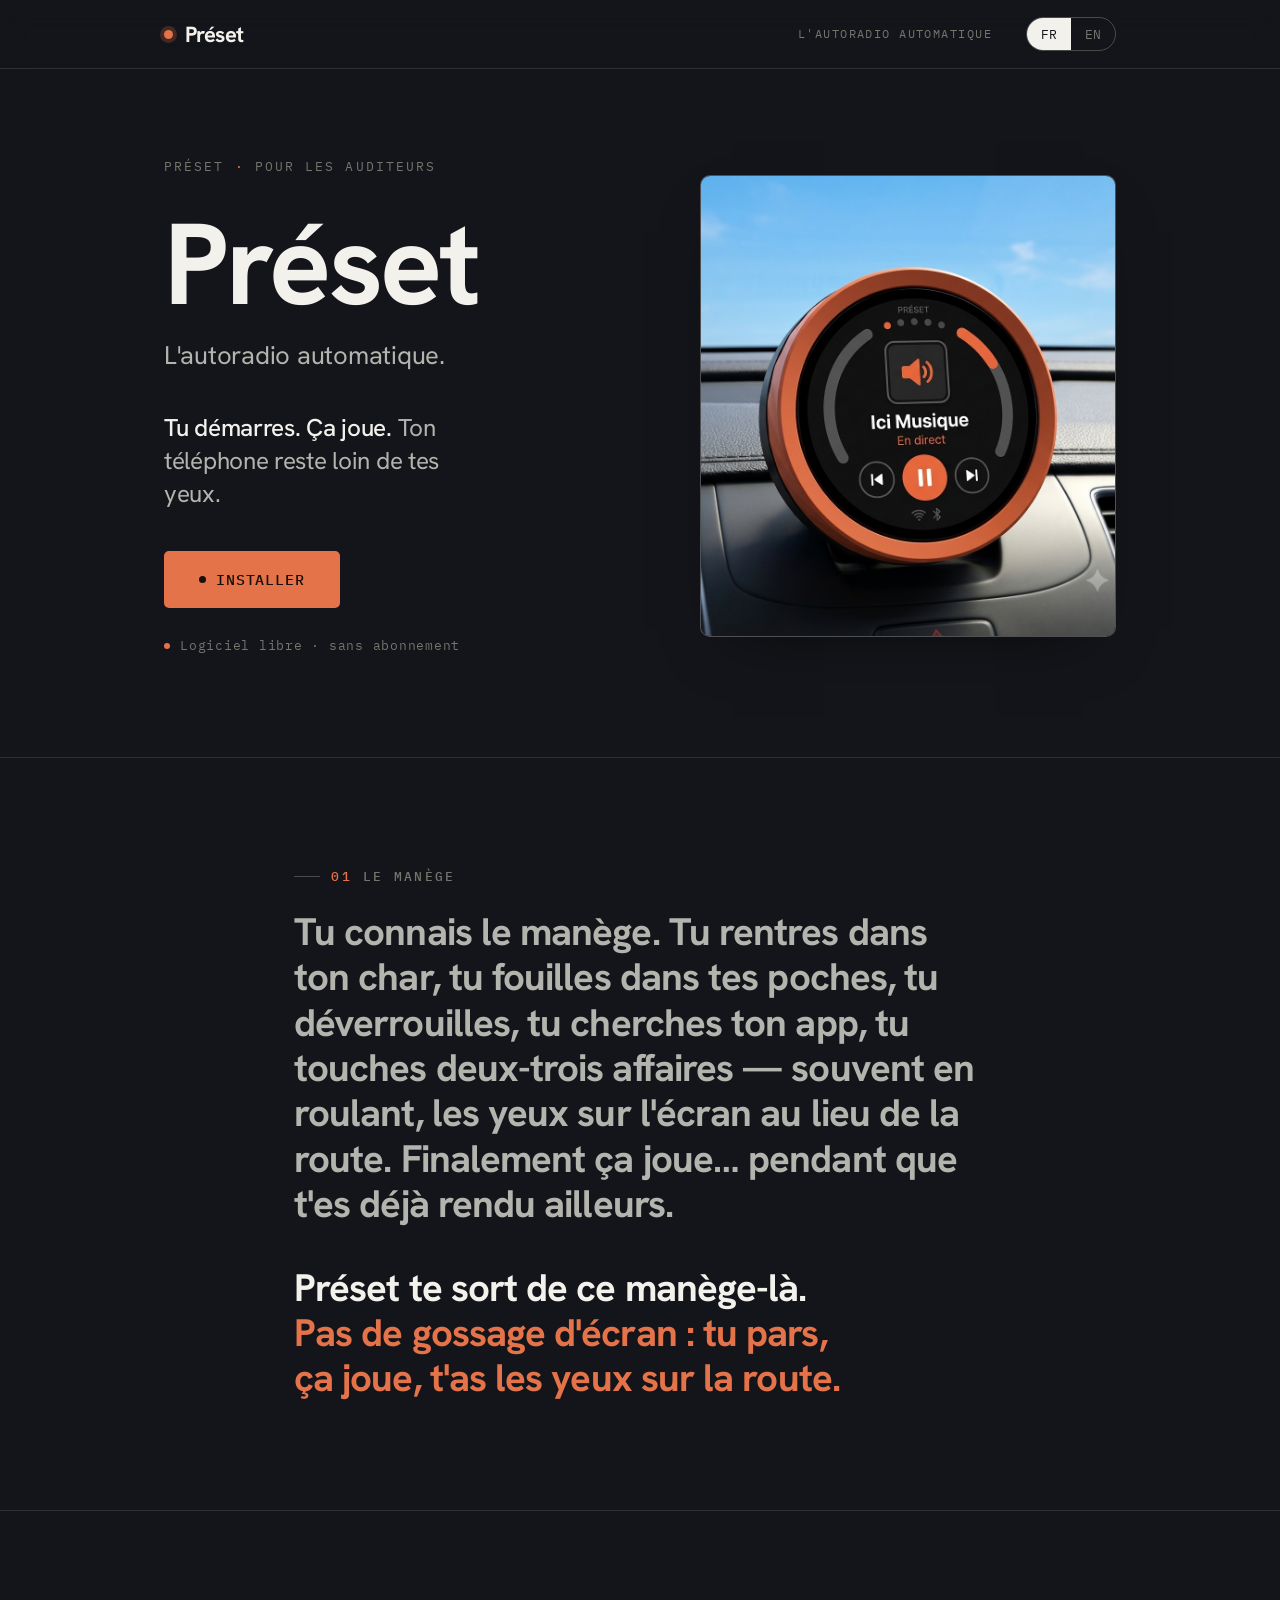
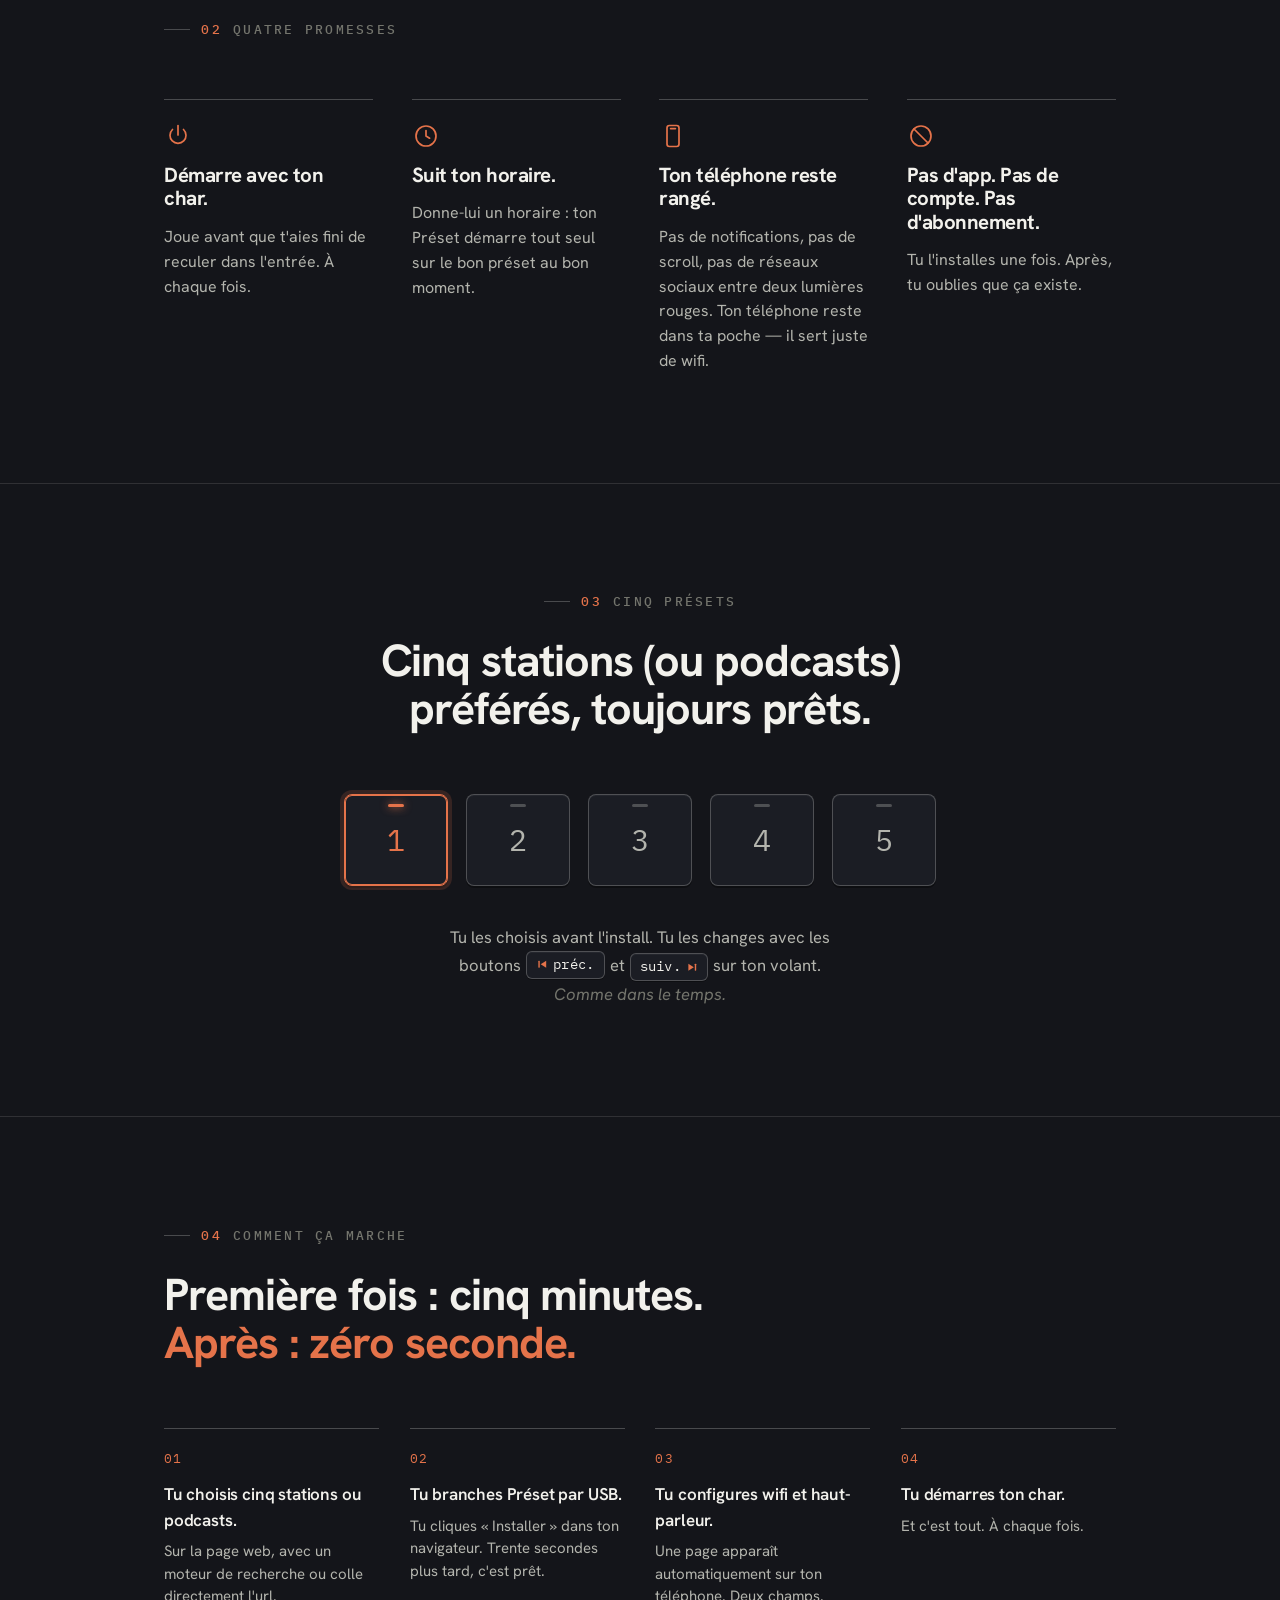
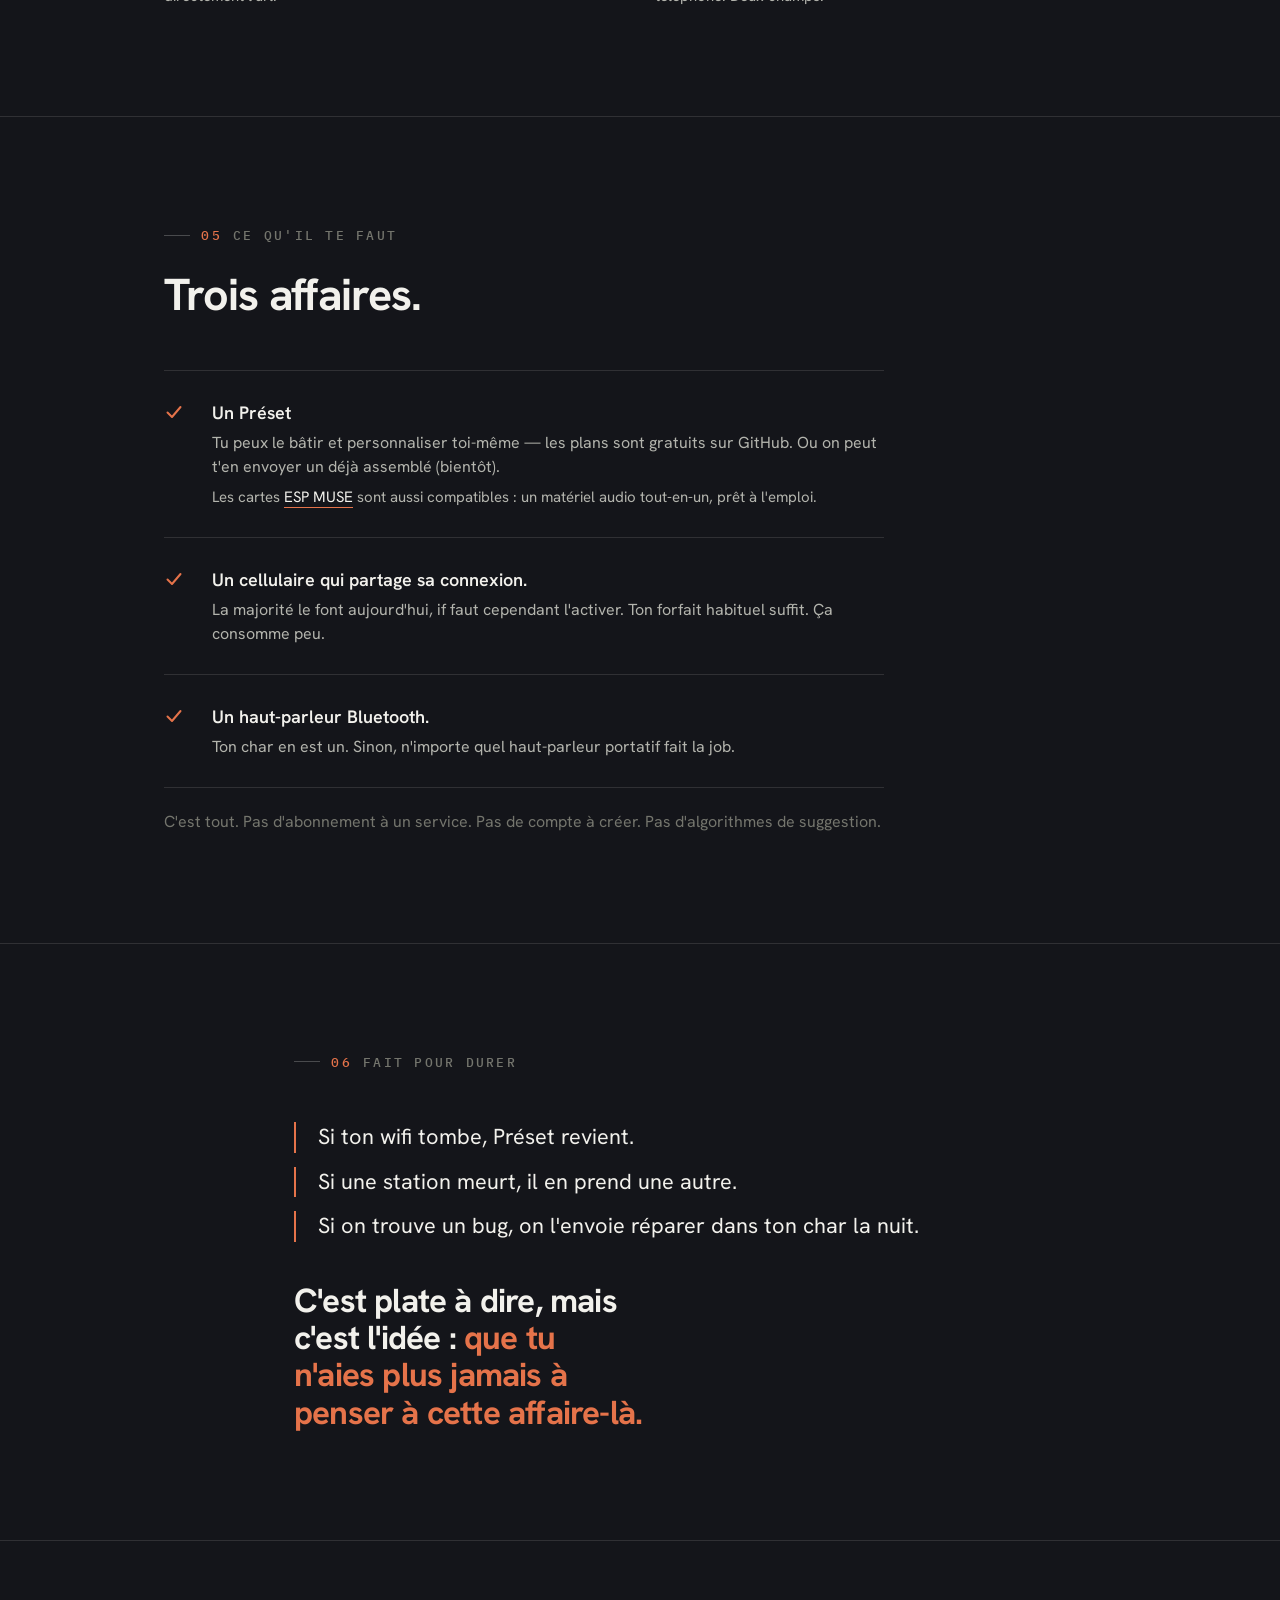
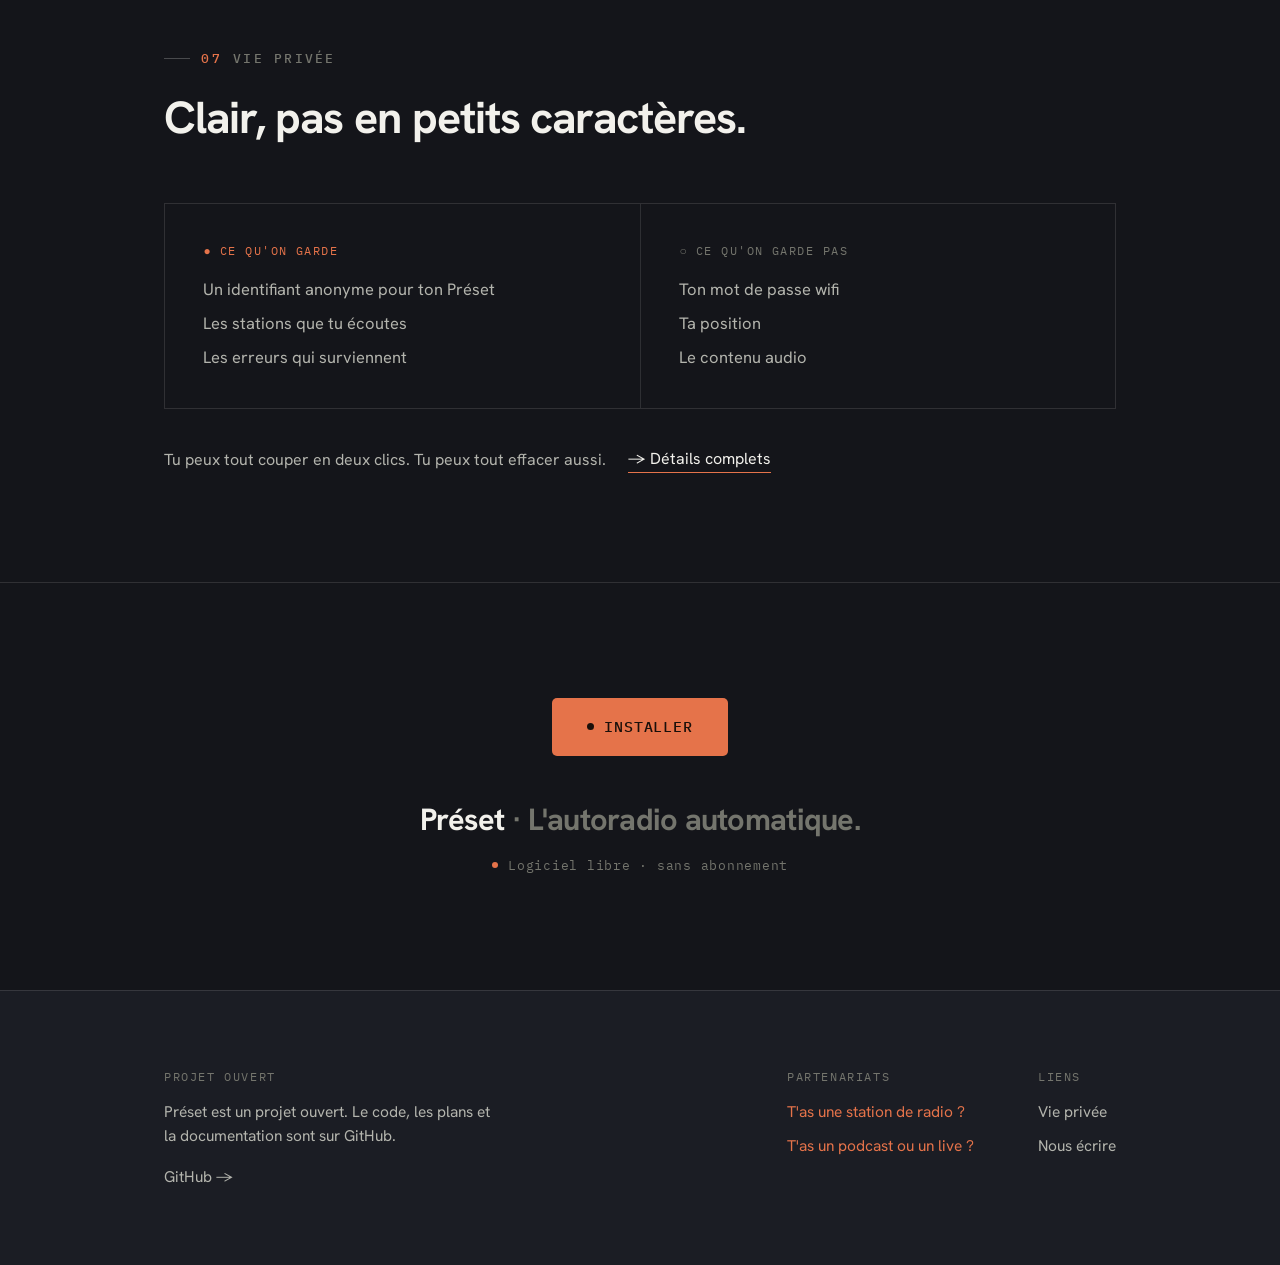
<file: web/index.html>
<!DOCTYPE html>
<html lang="fr" data-lang="fr" data-theme="dark">
<head>
<meta charset="UTF-8" />
<meta name="viewport" content="width=device-width, initial-scale=1.0" />
<title>Préset — L'autoradio automatique</title>
<link rel="preconnect" href="https://fonts.googleapis.com" />
<link rel="preconnect" href="https://fonts.gstatic.com" crossorigin />
<link rel="stylesheet" href="assets/preset.css" />
<link rel="stylesheet" href="assets/listener.css" />
</head>
<body>

<!-- ============================ HEADER ============================ -->
<header class="site-header">
  <div class="wrap l-wrap">
    <a class="brand" href="#top" aria-label="Préset">
      <span class="dot"></span>
      <span>Préset</span>
    </a>
    <div class="header-right">
      <span class="header-tag" data-fr>L'autoradio automatique</span>
      <span class="header-tag" data-en>The automatic car radio</span>
      <div class="lang-toggle" role="group" aria-label="Language">
        <button type="button" data-setlang="fr" aria-pressed="true">FR</button>
        <button type="button" data-setlang="en" aria-pressed="false">EN</button>
      </div>
    </div>
  </div>
</header>

<main id="top">

  <!-- ============================ HERO ============================ -->
  <section class="l-hero section">
    <div class="wrap l-wrap">
      <div class="l-hero-grid">
        <div class="l-hero-text">
          <div class="l-hero-lockup">
            <span data-fr>Préset <span class="accent">·</span> pour les auditeurs</span>
            <span data-en>Préset <span class="accent">·</span> for listeners</span>
          </div>
          <h1>Préset</h1>
          <p class="tagline" data-fr>L'autoradio automatique.</p>
          <p class="tagline" data-en>The automatic car radio.</p>
          <p class="hook" data-fr data-comment-anchor="d6f8b57be7-p">Tu démarres. Ça joue. <span class="soft">Ton téléphone reste loin de tes yeux.</span></p>
          <p class="hook" data-en>You start. It plays. <span class="soft">Your phone stays out of sight.</span></p>
          <div class="l-hero-actions">
            <a class="btn btn-accent btn-lg" href="install.html">
              <span class="led"></span>
              <span data-fr>Installer</span><span data-en>Install</span>
            </a>
          </div>
          <p class="reassure">
            <span class="led"></span>
            <span data-fr>Logiciel libre · sans abonnement</span>
            <span data-en>Open source · no subscription</span>
          </p>
        </div>
        <div class="l-hero-media">
          <figure class="l-hero-photo">
            <img src="assets/hero.png" alt="Préset on a car dashboard playing a station" loading="eager" decoding="async" />
          </figure>
        </div>
      </div>
    </div>
  </section>

  <!-- ===================== 02 — LE SHIFT ===================== -->
  <section class="shift section">
    <div class="wrap l-wrap">
      <div class="eyebrow"><span class="num">01</span><span data-fr>Le manège</span><span data-en>The drill</span></div>
      <div data-fr>
        <p class="big quiet" style="margin-top:24px" data-comment-anchor="21677cc031-p">Tu connais le manège. Tu rentres dans ton char, tu fouilles dans tes poches, tu déverrouilles, tu cherches ton app, tu touches deux-trois affaires — souvent en roulant, les yeux sur l'écran au lieu de la route. Finalement ça joue… pendant que t'es déjà rendu ailleurs.</p>
        <p class="big punch">Préset te sort de ce manège-là. <span class="accent">Pas de gossage d'écran : tu pars, ça joue, t'as les yeux sur la route.</span></p>
      </div>
      <div data-en>
        <p class="big quiet" style="margin-top:24px">You know the drill. You get in the car, dig through your pockets, unlock, hunt for the app, tap two or three things — often while rolling, eyes on the screen instead of the road. It finally plays… by which point you're already somewhere else.</p>
        <p class="big punch">Préset gets you out of that loop. <span class="accent">No screen to fiddle with: you drive off, it plays, your eyes stay on the road.</span></p>
      </div>
    </div>
  </section>

  <!-- ==================== 03 — TROIS PROMESSES ==================== -->
  <section class="section">
    <div class="wrap l-wrap">
      <div class="eyebrow"><span class="num">02</span><span data-fr>Quatre promesses</span><span data-en>Four promises</span></div>
      <div class="promises">
        <article class="promise">
          <span class="glyph" aria-hidden="true">
            <svg width="28" height="28" viewBox="0 0 28 28" fill="none" stroke="currentColor" stroke-width="1.7" stroke-linecap="round"><path d="M8.5 7.5a8 8 0 1 0 11 0"/><line x1="14" y1="3.5" x2="14" y2="13"/></svg>
          </span>
          <h3 data-fr>Démarre avec ton char.</h3>
          <h3 data-en>Starts with your car.</h3>
          <p data-fr>Joue avant que t'aies fini de reculer dans l'entrée. À chaque fois.</p>
          <p data-en>Playing before you've finished backing out of the driveway. Every time.</p>
        </article>
        <article class="promise">
          <span class="glyph" aria-hidden="true">
            <svg width="28" height="28" viewBox="0 0 28 28" fill="none" stroke="currentColor" stroke-width="1.7" stroke-linecap="round" stroke-linejoin="round"><circle cx="14" cy="14" r="10"/><path d="M14 8.5V14l3.6 2.2"/></svg>
          </span>
          <h3 data-fr>Suit ton horaire.</h3>
          <h3 data-en>Follows your schedule.</h3>
          <p data-fr>Donne-lui un horaire : ton Préset démarre tout seul sur le bon préset au bon moment.</p>
          <p data-en>Give it a schedule: your Préset starts on its own, on the right preset at the right time.</p>
        </article>
        <article class="promise">
          <span class="glyph" aria-hidden="true">
            <svg width="28" height="28" viewBox="0 0 28 28" fill="none" stroke="currentColor" stroke-width="1.7"><rect x="8" y="3.5" width="12" height="21" rx="2.4"/><line x1="11.6" y1="6.6" x2="16.4" y2="6.6" stroke-linecap="round"/></svg>
          </span>
          <h3 data-fr>Ton téléphone reste rangé.</h3>
          <h3 data-en>Your phone stays in your pocket.</h3>
          <p data-fr data-comment-anchor="eeee45f4d9-p">Pas de notifications, pas de scroll, pas de réseaux sociaux entre deux lumières rouges. Ton téléphone reste dans ta poche — il sert juste de wifi.</p>
          <p data-en>No notifications, no scrolling, no social feeds between two red lights. Your phone stays in your pocket — it's just there for the wifi.</p>
        </article>
        <article class="promise">
          <span class="glyph" aria-hidden="true">
            <svg width="28" height="28" viewBox="0 0 28 28" fill="none" stroke="currentColor" stroke-width="1.7"><circle cx="14" cy="14" r="10"/><line x1="7" y1="7" x2="21" y2="21" stroke-linecap="round"/></svg>
          </span>
          <h3 data-fr>Pas d'app. Pas de compte. Pas d'abonnement.</h3>
          <h3 data-en>No app. No account. No subscription.</h3>
          <p data-fr>Tu l'installes une fois. Après, tu oublies que ça existe.</p>
          <p data-en>You install it once. After that, you forget it exists.</p>
        </article>
      </div>
    </div>
  </section>

  <!-- ===================== 04 — CINQ PRÉSETS ===================== -->
  <section class="presets section">
    <div class="wrap l-wrap l-center">
      <div class="eyebrow"><span class="num">03</span><span data-fr>Cinq présets</span><span data-en>Five presets</span></div>
      <h2 class="lead wide" data-fr data-comment-anchor="0976699141-h2">Cinq stations (ou podcasts) préférés, toujours prêts.</h2>
      <h2 class="lead wide" data-en>Five favourite stations (or podcasts), always ready.</h2>
      <div class="preset-row" role="group" aria-label="Présets" data-comment-anchor="2f3b4e0a2c-div">
        <button type="button" class="preset-btn active"><span class="led"></span><span class="pn">1</span><span class="nm"><span class="nm-name">ICI Musique</span><span class="nm-type"><span data-fr>Station</span><span data-en>Station</span></span></span></button>
        <button type="button" class="preset-btn"><span class="led"></span><span class="pn">2</span><span class="nm"><span class="nm-name">CKOI 96,9</span><span class="nm-type"><span data-fr>Station</span><span data-en>Station</span></span></span></button>
        <button type="button" class="preset-btn"><span class="led"></span><span class="pn">3</span><span class="nm"><span class="nm-name">Sans Filtre</span><span class="nm-type"><span data-fr>Balado</span><span data-en>Podcast</span></span></span></button>
        <button type="button" class="preset-btn"><span class="led"></span><span class="pn">4</span><span class="nm"><span class="nm-name">98,5 FM</span><span class="nm-type"><span data-fr>Station</span><span data-en>Station</span></span></span></button>
        <button type="button" class="preset-btn"><span class="led"></span><span class="pn">5</span><span class="nm"><span class="nm-name">Distorsion</span><span class="nm-type"><span data-fr>Balado</span><span data-en>Podcast</span></span></span></button>
      </div>
      <p class="preset-caption" data-fr data-comment-anchor="ec08fccd34-p">Tu les choisis avant l'install. Tu les changes avec les boutons <span class="wheel-key"><svg viewBox="0 0 16 16" fill="currentColor" aria-hidden="true"><rect x="3" y="3.6" width="1.8" height="8.8" rx="0.6"/><path d="M13 3.6v8.8L6 8z"/></svg>préc.</span> et <span class="wheel-key">suiv.<svg viewBox="0 0 16 16" fill="currentColor" aria-hidden="true"><rect x="11.2" y="3.6" width="1.8" height="8.8" rx="0.6"/><path d="M3 3.6v8.8L10 8z"/></svg></span> sur ton volant. <span class="nostalgia">Comme dans le temps.</span></p>
      <p class="preset-caption" data-en>You pick them before install. You switch with the <span class="wheel-key"><svg viewBox="0 0 16 16" fill="currentColor" aria-hidden="true"><rect x="3" y="3.6" width="1.8" height="8.8" rx="0.6"/><path d="M13 3.6v8.8L6 8z"/></svg>prev</span> and <span class="wheel-key">next<svg viewBox="0 0 16 16" fill="currentColor" aria-hidden="true"><rect x="11.2" y="3.6" width="1.8" height="8.8" rx="0.6"/><path d="M3 3.6v8.8L10 8z"/></svg></span> buttons on your wheel. <span class="nostalgia">Like the old days.</span></p>
    </div>
  </section>

  <!-- ================== 05 — COMMENT ÇA MARCHE ================== -->
  <section class="section">
    <div class="wrap l-wrap">
      <div class="eyebrow"><span class="num">04</span><span data-fr>Comment ça marche</span><span data-en>How it works</span></div>
      <h2 class="lead wide" data-fr>Première fois : cinq minutes. <span class="kicker-line">Après : zéro seconde.</span></h2>
      <h2 class="lead wide" data-en>First time: five minutes. <span class="kicker-line">After that: zero seconds.</span></h2>
      <div class="steps">
        <div class="step">
          <div class="step-num">01</div>
          <h3 data-fr>Tu choisis cinq stations ou podcasts.</h3><h3 data-en>Pick five stations.</h3>
          <p data-fr>Sur la page web, avec un moteur de recherche ou colle directement l'url.</p>
          <p data-en>On the web page, with a search engine. Your favourites, plus four suggestions.</p>
        </div>
        <div class="step">
          <div class="step-num">02</div>
          <h3 data-fr>Tu branches Préset par USB.</h3><h3 data-en>Plug in Préset by USB.</h3>
          <p data-fr>Tu cliques « Installer » dans ton navigateur. Trente secondes plus tard, c'est prêt.</p>
          <p data-en>Click “Install” in your browser. Thirty seconds later, it's ready.</p>
        </div>
        <div class="step">
          <div class="step-num">03</div>
          <h3 data-fr data-comment-anchor="ec190122ef-h3">Tu configures wifi et haut-parleur.</h3><h3 data-en>Set up wifi and speaker.</h3>
          <p data-fr>Une page apparaît automatiquement sur ton téléphone. Deux champs.</p>
          <p data-en>A page opens automatically on your phone. Two fields.</p>
        </div>
        <div class="step">
          <div class="step-num">04</div>
          <h3 data-fr>Tu démarres ton char.</h3><h3 data-en>Start your car.</h3>
          <p data-fr>Et c'est tout. À chaque fois.</p>
          <p data-en>And that's it. Every time.</p>
        </div>
      </div>
    </div>
  </section>

  <!-- ==================== 06 — CE QU'IL TE FAUT ==================== -->
  <section class="section">
    <div class="wrap l-wrap">
      <div class="eyebrow"><span class="num">05</span><span data-fr>Ce qu'il te faut</span><span data-en>What you need</span></div>
      <h2 class="lead wide" data-fr>Trois affaires. </h2>
      <h2 class="lead wide" data-en>Three things. That's all.</h2>
      <div class="checklist">
        <div class="check-item">
          <span class="glyph" aria-hidden="true"><svg width="20" height="20" viewBox="0 0 20 20" fill="none" stroke="currentColor" stroke-width="2" stroke-linecap="round" stroke-linejoin="round"><polyline points="3.5 10.5 8 15 16.5 5"/></svg></span>
          <div>
            <h3 data-fr>Un Préset</h3><h3 data-en>A Préset</h3>
            <p data-fr>Tu peux le bâtir et personnaliser toi-même — les plans sont gratuits sur GitHub. Ou on peut t'en envoyer un déjà assemblé (bientôt).</p>
            <p data-fr class="check-note">Les cartes <a href="https://raspiaudio.com/muse/">ESP MUSE</a> sont aussi compatibles : un matériel audio tout-en-un, prêt à l'emploi.</p>
            <p data-en>Build it yourself — the plans are free on <a href="https://github.com/kayrozen/knob-radio">GitHub</a>. Or we can send you one pre-assembled (soon).</p>
            <p data-en class="check-note"><a href="https://raspiaudio.com/muse/">ESP MUSE</a> boards work too — all-in-one, finished audio hardware that's ready right out of the box.</p>
          </div>
        </div>
        <div class="check-item">
          <span class="glyph" aria-hidden="true"><svg width="20" height="20" viewBox="0 0 20 20" fill="none" stroke="currentColor" stroke-width="2" stroke-linecap="round" stroke-linejoin="round"><polyline points="3.5 10.5 8 15 16.5 5"/></svg></span>
          <div>
            <h3 data-fr>Un cellulaire qui partage sa connexion.</h3><h3 data-en>A phone that shares its connection.</h3>
            <p data-fr>La majorité le font aujourd'hui, if faut cependant l'activer. Ton forfait habituel suffit. Ça consomme peu.</p>
            <p data-en>Your usual plan is plenty. It barely uses data.</p>
          </div>
        </div>
        <div class="check-item">
          <span class="glyph" aria-hidden="true"><svg width="20" height="20" viewBox="0 0 20 20" fill="none" stroke="currentColor" stroke-width="2" stroke-linecap="round" stroke-linejoin="round"><polyline points="3.5 10.5 8 15 16.5 5"/></svg></span>
          <div>
            <h3 data-fr>Un haut-parleur Bluetooth.</h3><h3 data-en>A Bluetooth speaker.</h3>
            <p data-fr>Ton char en est un. Sinon, n'importe quel haut-parleur portatif fait la job.</p>
            <p data-en>Your car is one. Otherwise any portable speaker does the job.</p>
          </div>
        </div>
      </div>
      <p class="check-note" data-fr>C'est tout. Pas d'abonnement à un service. Pas de compte à créer. Pas d'algorithmes de suggestion.</p>
      <p class="check-note" data-en>That's all. No service to subscribe to. No account to create.</p>
    </div>
  </section>

  <!-- ===================== 07 — FAIT POUR DURER ===================== -->
  <section class="durable section">
    <div class="wrap l-wrap">
      <div class="eyebrow"><span class="num">06</span><span data-fr>Fait pour durer</span><span data-en>Built to last</span></div>
      <div class="lines" data-fr>
        <p>Si ton wifi tombe, Préset revient.</p>
        <p>Si une station meurt, il en prend une autre.</p>
        <p>Si on trouve un bug, on l'envoie réparer dans ton char la nuit.</p>
      </div>
      <div class="lines" data-en>
        <p>If your wifi drops, Préset comes back.</p>
        <p>If a station goes dark, it picks another.</p>
        <p>If we find a bug, we send the fix to your car overnight.</p>
      </div>
      <p class="closer" data-fr>C'est plate à dire, mais c'est l'idée : <span class="accent">que tu n'aies plus jamais à penser à cette affaire-là.</span></p>
      <p class="closer" data-en>It's boring to admit, but that's the point: that you never have to think about this thing again.</p>
    </div>
  </section>

  <!-- ======================= 08 — VIE PRIVÉE ======================= -->
  <section class="section">
    <div class="wrap l-wrap">
      <div class="eyebrow"><span class="num">07</span><span data-fr>Vie privée</span><span data-en>Privacy</span></div>
      <h2 class="lead wide" data-fr>Clair, pas en petits caractères.</h2>
      <h2 class="lead wide" data-en>Plain, not in fine print.</h2>
      <div class="privacy-cols">
        <div class="privacy-col keep">
          <div class="ph"><span class="glyph" aria-hidden="true">●</span><span data-fr>Ce qu'on garde</span><span data-en>What we keep</span></div>
          <ul data-fr>
            <li>Un identifiant anonyme pour ton Préset</li>
            <li>Les stations que tu écoutes</li>
            <li>Les erreurs qui surviennent</li>
          </ul>
          <ul data-en>
            <li>An anonymous ID for your Préset</li>
            <li>The stations you listen to</li>
            <li>Errors when they happen</li>
          </ul>
        </div>
        <div class="privacy-col drop">
          <div class="ph"><span class="glyph" aria-hidden="true">○</span><span data-fr>Ce qu'on garde pas</span><span data-en>What we don't keep</span></div>
          <ul data-fr>
            <li>Ton mot de passe wifi</li>
            <li>Ta position</li>
            <li>Le contenu audio</li>
          </ul>
          <ul data-en>
            <li>Your wifi password</li>
            <li>Your location</li>
            <li>The audio itself</li>
          </ul>
        </div>
      </div>
      <div class="privacy-actions">
        <span class="txt" data-fr>Tu peux tout couper en deux clics. Tu peux tout effacer aussi.</span>
        <span class="txt" data-en>You can switch it all off in two clicks. You can erase it all too.</span>
        <a href="#"><span data-fr>→ Détails complets</span><span data-en>→ Full details</span></a>
      </div>
    </div>
  </section>

  <!-- ===================== 09 — CTA FINAL ===================== -->
  <section class="final-cta" id="installer">
    <div class="wrap l-wrap">
      <a class="btn btn-accent btn-lg" href="install.html">
        <span class="led"></span>
        <span data-fr>Installer</span><span data-en>Install</span>
      </a>
      <div class="signature">Préset <span class="muted">·</span>
        <span class="muted" data-fr>L'autoradio automatique.</span>
        <span class="muted" data-en>The automatic car radio.</span>
      </div>
      <p class="reassure">
        <span class="led"></span>
        <span data-fr>Logiciel libre · sans abonnement</span>
        <span data-en>Open source · no subscription</span>
      </p>
    </div>
  </section>

</main>

<!-- ============================ FOOTER ============================ -->
<footer class="site-footer">
  <div class="wrap l-wrap">
    <div class="footer-grid">
      <div class="footer-col" style="max-width:34ch">
        <span class="h" data-fr>Projet ouvert</span><span class="h" data-en>Open project</span>
        <span style="color:var(--fg-2);font-size:15.5px;line-height:1.55" data-fr>Préset est un projet ouvert. Le code, les plans et la documentation sont sur GitHub.</span>
        <span style="color:var(--fg-2);font-size:15.5px;line-height:1.55" data-en>Préset is an open project. The code, plans and docs all live on GitHub.</span>
        <a href="https://github.com/kayrozen/knob-radio" style="margin-top:6px">GitHub →</a>
      </div>
      <div class="footer-links">
        <div class="footer-col">
          <span class="h" data-fr>PARTENARIATS</span><span class="h" data-en>Partnerships</span>
          <a href="https://github.com/kayrozen/knob-radio"><span class="b2b" data-fr>T'as une station de radio ?</span><span class="b2b" data-en>Run a radio station?</span></a>
          <a href="https://github.com/kayrozen/knob-radio"><span class="b2b" data-fr>T'as un podcast ou un live ?</span><span class="b2b" data-en>Run a podcast or live show?</span></a>
        </div>
        <div class="footer-col">
          <span class="h" data-fr>Liens</span><span class="h" data-en>Links</span>
          <a href="#"><span data-fr>Vie privée</span><span data-en>Privacy</span></a>
          <a href="mailto:salut@preset.stream"><span data-fr>Nous écrire</span><span data-en>Contact us</span></a>
        </div>
      </div>
    </div>
  </div>
</footer>

<!-- ============================ SCRIPTS ============================ -->
<script src="assets/preset.js"></script>
<script src="assets/listener.js"></script>

</body>
</html>
</file>
<file: web/assets/listener.css>
/* =========================================================================
   Préset — Listener (auditeurs) page.
   Reuses preset.css tokens/layout (Broadcast Dark) + a warm radio-dial
   yellow accent. Listener-specific section components live here.
   Always dark; centered, airy, calm (Teenage Engineering / ECM mood).
   ========================================================================= */

/* Default the yellow accent immediately (island can still adjust) */
html[data-theme='dark'] { --accent: #E5734A; --accent-ink: #1a0f0a; }

/* tighter, calmer measure than the stations page */
.l-wrap { max-width: 1080px; }

/* centered section heads for the consumer voice */
.l-center { text-align: center; }
.l-center .eyebrow { justify-content: center; }
.l-center .lead { margin-inline: auto; }
.l-center .prose { margin-inline: auto; }

/* generic accent button (yellow signature CTA) */
.btn-accent { background: var(--accent); color: var(--accent-ink); font-weight: 500; }
.btn-accent .led { background: var(--accent-ink); box-shadow: none; }
.btn-accent:hover { background: color-mix(in oklab, var(--accent) 84%, #fff); color: var(--accent-ink); }
.btn-lg { padding: 17px 34px; font-size: 14.5px; border-radius: 5px; }

/* ---------------------------------------------------------------- HERO */
.l-hero > .wrap { padding-block: clamp(40px, 7vw, 88px) clamp(56px, 8vw, 104px); }
.l-hero-grid {
  display: grid;
  grid-template-columns: minmax(0, 1.05fr) minmax(0, 0.95fr);
  gap: clamp(36px, 6vw, 80px);
  align-items: center;
}
@media (max-width: 880px) {
  .l-hero-grid { grid-template-columns: 1fr; gap: clamp(28px, 6vw, 44px); }
  .l-hero-media { order: -1; }
}
.l-hero-lockup {
  font-family: var(--font-mono);
  font-size: 13px;
  letter-spacing: 0.16em;
  text-transform: uppercase;
  color: var(--fg-3);
  margin-bottom: clamp(20px, 3vw, 30px);
}
.l-hero-lockup .accent { color: var(--accent); }
.l-hero h1 {
  font-family: var(--headline-font);
  font-weight: var(--headline-weight);
  letter-spacing: var(--headline-tracking);
  line-height: 1.0;
  font-size: clamp(56px, 9vw, 128px);
}
.l-hero .tagline {
  margin-top: 14px;
  font-size: clamp(19px, 2vw, 27px);
  color: var(--fg-2);
  letter-spacing: -0.01em;
}
.l-hero .hook {
  margin-top: clamp(24px, 3.2vw, 38px);
  font-size: clamp(20px, 1.9vw, 26px);
  line-height: 1.35;
  color: var(--fg);
  max-width: 22ch;
  font-weight: 500;
  letter-spacing: -0.012em;
}
.l-hero .hook .soft { color: var(--fg-2); font-weight: 400; }
.l-hero-actions { margin-top: clamp(28px, 3.4vw, 40px); display: flex; align-items: center; gap: 20px; flex-wrap: wrap; }
.reassure {
  margin-top: clamp(20px, 2.6vw, 28px);
  font-family: var(--font-mono);
  font-size: 12.5px;
  letter-spacing: 0.06em;
  color: var(--fg-3);
  display: flex; align-items: center; gap: 10px;
}
.reassure .led { width: 6px; height: 6px; border-radius: 50%; background: var(--accent); }
.l-hero-media .slot { min-height: clamp(280px, 40vw, 460px); border-radius: 8px; }
.l-hero-photo {
  margin: 0;
  border-radius: 10px;
  overflow: hidden;
  border: 1px solid var(--line-strong);
  background: var(--bg-2);
  box-shadow: 0 24px 60px -32px rgba(0,0,0,0.6);
}
.l-hero-photo img {
  display: block;
  width: 100%;
  height: 100%;
  min-height: clamp(280px, 40vw, 460px);
  object-fit: cover;
}

/* ------------------------------------------------------- SHIFT (manège) */
.shift > .wrap { max-width: 820px; }
.shift .big {
  font-family: var(--headline-font);
  font-weight: var(--headline-weight);
  letter-spacing: var(--headline-tracking);
  font-size: clamp(24px, 3vw, 40px);
  line-height: 1.18;
  text-wrap: balance;
}
.shift .quiet { color: var(--fg-2); }
.shift .punch { margin-top: 1em; }
.shift .punch .accent { color: var(--accent); }

/* ---------------------------------------------------- FOUR PROMISES */
.promises {
  display: grid;
  grid-template-columns: repeat(4, 1fr);
  gap: clamp(28px, 3vw, 48px);
  margin-top: clamp(40px, 5vw, 60px);
}
@media (max-width: 980px) { .promises { grid-template-columns: repeat(2, 1fr); gap: 36px 32px; } }
@media (max-width: 760px) { .promises { grid-template-columns: 1fr; gap: 36px; } }
.promise { display: flex; flex-direction: column; gap: 14px; padding-top: 22px; border-top: 1px solid var(--line-strong); }
.promise .glyph { color: var(--accent); }
.promise h3 {
  font-family: var(--headline-font);
  font-weight: var(--headline-weight);
  letter-spacing: var(--headline-tracking);
  font-size: clamp(19px, 1.6vw, 23px);
  line-height: 1.15;
  max-width: 18ch;
}
.promise p { color: var(--fg-2); font-size: 16px; line-height: 1.55; }

/* ------------------------------------------------------ FIVE PRESETS */
.presets > .wrap { text-align: center; }
.preset-row {
  display: flex;
  gap: clamp(10px, 1.6vw, 18px);
  justify-content: center;
  margin: clamp(40px, 5vw, 60px) 0 clamp(28px, 3vw, 40px);
  flex-wrap: wrap;
}
.preset-btn {
  position: relative;
  width: clamp(76px, 11vw, 104px);
  height: clamp(72px, 10vw, 92px);
  border: 1px solid var(--line-strong);
  border-radius: 8px;
  background: var(--bg-2);
  display: flex;
  align-items: center;
  justify-content: center;
  font-family: var(--font-mono);
  font-size: clamp(22px, 2.6vw, 30px);
  color: var(--fg-2);
  cursor: pointer;
  transition: color 0.2s ease, border-color 0.2s ease, box-shadow 0.25s ease, transform 0.1s ease;
  box-shadow: inset 0 1px 0 rgba(255,255,255,0.04), 0 2px 0 rgba(0,0,0,0.35);
}
.preset-btn .led {
  position: absolute; top: 9px; left: 50%; transform: translateX(-50%);
  width: 16px; height: 3px; border-radius: 2px;
  background: var(--line-strong);
  transition: background 0.2s ease, box-shadow 0.25s ease;
}
.preset-btn:hover { border-color: color-mix(in oklab, var(--accent) 55%, var(--line-strong)); color: var(--fg); }
.preset-btn:active { transform: translateY(2px); }
.preset-btn.active {
  color: var(--accent);
  border-color: var(--accent);
  box-shadow: inset 0 0 0 1px var(--accent), 0 0 0 4px color-mix(in oklab, var(--accent) 16%, transparent), 0 2px 0 rgba(0,0,0,0.35);
}
.preset-btn.active .led { background: var(--accent); box-shadow: 0 0 8px var(--accent); }

/* hover/focus: the number fades out, the station name fades in its place */
.preset-btn .pn { transition: opacity 0.28s ease; }
.preset-btn .nm {
  position: absolute;
  inset: 0;
  display: flex;
  flex-direction: column;
  align-items: center;
  justify-content: center;
  gap: 4px;
  text-align: center;
  padding: 14px 9px 0;
  font-family: var(--font-mono);
  font-size: clamp(11px, 1.05vw, 12.5px);
  letter-spacing: 0.01em;
  line-height: 1.2;
  text-wrap: balance;
  color: inherit;
  opacity: 0;
  transition: opacity 0.28s ease;
  pointer-events: none;
}
.preset-btn .nm-type {
  font-size: clamp(8.5px, 0.8vw, 9.5px);
  letter-spacing: 0.13em;
  text-transform: uppercase;
  color: var(--accent);
  opacity: 0.85;
}
.preset-btn:hover .pn,
.preset-btn:focus-visible .pn { opacity: 0; }
.preset-btn:hover .nm,
.preset-btn:focus-visible .nm { opacity: 1; }
@media (prefers-reduced-motion: reduce) {
  .preset-btn .pn, .preset-btn .nm { transition: none; }
}
.presets .preset-caption {
  color: var(--fg-2);
  font-size: clamp(16px, 1.3vw, 19px);
  max-width: 46ch;
  margin-inline: auto;
  line-height: 1.6;
}
.presets .preset-caption .nostalgia { color: var(--fg-3); font-style: italic; }
/* inline steering-wheel key chips (prev / next) in the caption */
.wheel-key {
  display: inline-flex;
  align-items: center;
  gap: 5px;
  vertical-align: baseline;
  padding: 2px 9px;
  margin: 0 1px;
  border: 1px solid var(--line-strong);
  border-radius: 6px;
  background: var(--bg-2);
  color: var(--fg);
  font-family: var(--font-mono);
  font-size: 0.82em;
  letter-spacing: 0.02em;
  white-space: nowrap;
  box-shadow: inset 0 1px 0 rgba(255,255,255,0.04), 0 1px 0 rgba(0,0,0,0.35);
}
.wheel-key svg { width: 0.92em; height: 0.92em; color: var(--accent); flex-shrink: 0; }

/* -------------------------------------------------------------- STEPS */
.steps {
  display: grid;
  grid-template-columns: repeat(4, 1fr);
  gap: clamp(20px, 2.4vw, 36px);
  margin-top: clamp(40px, 5vw, 60px);
  counter-reset: step;
}
@media (max-width: 820px) { .steps { grid-template-columns: repeat(2, 1fr); gap: 32px 24px; } }
@media (max-width: 460px) { .steps { grid-template-columns: 1fr; } }
.step { position: relative; padding-top: 20px; border-top: 1px solid var(--line-strong); }
.step .step-num {
  font-family: var(--font-mono);
  font-size: 13px;
  color: var(--accent);
  letter-spacing: 0.1em;
  margin-bottom: 14px;
}
.step h3 { font-family: var(--font-sans); font-weight: 600; font-size: 17px; letter-spacing: -0.01em; margin-bottom: 7px; }
.step p { color: var(--fg-2); font-size: 15px; line-height: 1.5; }

/* ---------------------------------------------------------- CHECKLIST */
.checklist { margin-top: clamp(36px, 4vw, 52px); display: grid; gap: 0; max-width: 720px; }
.check-item {
  display: grid;
  grid-template-columns: 30px 1fr;
  gap: 18px;
  padding: clamp(20px, 2.4vw, 28px) 0;
  border-top: 1px solid var(--line);
  align-items: start;
}
.check-item:last-of-type { border-bottom: 1px solid var(--line); }
.check-item .glyph { color: var(--accent); padding-top: 3px; }
.check-item h3 { font-family: var(--font-sans); font-weight: 600; font-size: 18px; margin-bottom: 5px; }
.check-item p { color: var(--fg-2); font-size: 16px; line-height: 1.5; }
.check-item p a { color: var(--fg); border-bottom: 1px solid var(--accent); }
.check-note { margin-top: 22px; color: var(--fg-3); font-size: 16px; }
.check-item p.check-note { margin-top: 7px; font-size: 15px; }

/* ------------------------------------------------------- DURABILITY */
.durable > .wrap { max-width: 820px; }
.durable .lines { display: grid; gap: 14px; margin-top: clamp(36px, 4vw, 52px); }
.durable .lines p {
  font-size: clamp(18px, 1.7vw, 23px);
  line-height: 1.4;
  color: var(--fg);
  padding-left: 22px;
  border-left: 2px solid var(--accent);
}
.durable .closer { margin-top: 1.2em; }

/* ------------------------------------------------------------ PRIVACY */
.privacy-cols {
  display: grid;
  grid-template-columns: 1fr 1fr;
  gap: 0;
  margin-top: clamp(40px, 5vw, 60px);
  border: 1px solid var(--line);
}
@media (max-width: 680px) { .privacy-cols { grid-template-columns: 1fr; } }
.privacy-col { padding: clamp(26px, 3vw, 40px); }
.privacy-col + .privacy-col { border-left: 1px solid var(--line); }
@media (max-width: 680px) { .privacy-col + .privacy-col { border-left: none; border-top: 1px solid var(--line); } }
.privacy-col .ph {
  font-family: var(--font-mono);
  font-size: 12px;
  letter-spacing: 0.12em;
  text-transform: uppercase;
  margin-bottom: 18px;
  display: flex; align-items: center; gap: 8px;
}
.privacy-col.keep .ph { color: var(--accent); }
.privacy-col.drop .ph { color: var(--fg-3); }
.privacy-col ul { display: grid; gap: 10px; }
.privacy-col li { color: var(--fg-2); font-size: 16.5px; line-height: 1.45; }
.privacy-actions { margin-top: clamp(28px, 3vw, 38px); display: flex; flex-wrap: wrap; gap: 8px 22px; align-items: center; }
.privacy-actions .txt { color: var(--fg-2); font-size: 16px; }
.privacy-actions a { color: var(--fg); border-bottom: 1px solid var(--accent); font-size: 16px; padding-bottom: 1px; }
.privacy-actions a:hover { color: var(--accent); }

/* ------------------------------------------------------- FINAL CTA */
.final-cta { border-top: 1px solid var(--line); }
.final-cta > .wrap { padding-block: clamp(72px, 9vw, 128px); text-align: center; }
.final-cta .signature {
  margin-top: clamp(28px, 3.4vw, 40px);
  font-family: var(--headline-font);
  font-weight: var(--headline-weight);
  letter-spacing: var(--headline-tracking);
  font-size: clamp(22px, 2.4vw, 32px);
}
.final-cta .signature .muted { color: var(--fg-3); }
.final-cta .reassure { justify-content: center; margin-top: 14px; }

/* footer cross-link emphasis */
.footer-col a .b2b { color: var(--accent); }
</file>
<file: web/assets/preset.css>
/* =========================================================================
   Préset — Stations partnership page
   Two visual directions, switched via [data-theme] on <html>:
     dark  → "Broadcast Dark"      charcoal · grotesque sans · mono labels
     paper → "Institutional Paper" warm paper · serif headlines · sans body
   Cool accent shared, overridable via --accent (set by tweaks island).
   ========================================================================= */

/* ----- Fonts ----- */
@import url('https://fonts.googleapis.com/css2?family=Hanken+Grotesk:wght@400;500;600;700;800&family=Spectral:ital,wght@0,400;0,500;0,600;1,400&family=IBM+Plex+Mono:wght@400;500&display=swap');

/* ----- Reset ----- */
*, *::before, *::after { box-sizing: border-box; }
* { margin: 0; }
html { -webkit-text-size-adjust: 100%; scroll-behavior: smooth; }
body { min-height: 100vh; }
img, svg { display: block; max-width: 100%; }
a { color: inherit; text-decoration: none; }
button { font: inherit; color: inherit; background: none; border: none; cursor: pointer; }
ul { list-style: none; padding: 0; }

/* ----- Theme tokens ----- */
:root {
  --font-sans: 'Hanken Grotesk', system-ui, sans-serif;
  --font-serif: 'Spectral', Georgia, serif;
  --font-mono: 'IBM Plex Mono', ui-monospace, monospace;

  /* defaults overridden per theme */
  --bg: #14151a;
  --bg-2: #1b1d24;
  --fg: #f2f1ec;
  --fg-2: #b6b6b0;
  --fg-3: #76776f;
  --line: rgba(242, 241, 236, 0.12);
  --line-strong: rgba(242, 241, 236, 0.22);
  --accent: oklch(0.66 0.135 42);
  --accent-ink: #11131a;          /* text on accent fills */
  --slot-bg: rgba(242,241,236,0.035);
  --slot-stripe: rgba(242,241,236,0.06);
  --headline-font: var(--font-sans);
  --headline-weight: 700;
  --headline-tracking: -0.022em;
  --headline-style: normal;
}

html[data-theme='dark'] {
  --bg: #14151a;
  --bg-2: #1b1d24;
  --fg: #f2f1ec;
  --fg-2: #b3b4ad;
  --fg-3: #74756d;
  --line: rgba(242, 241, 236, 0.12);
  --line-strong: rgba(242, 241, 236, 0.24);
  --accent-ink: #0f1117;
  --slot-bg: rgba(242,241,236,0.035);
  --slot-stripe: rgba(242,241,236,0.07);
  --headline-font: var(--font-sans);
  --headline-weight: 700;
  --headline-tracking: -0.024em;
  --headline-style: normal;
}

html[data-theme='paper'] {
  --bg: #f4f0e7;
  --bg-2: #ece6d9;
  --fg: #1c1a15;
  --fg-2: #57534a;
  --fg-3: #8c8678;
  --line: rgba(28, 26, 21, 0.14);
  --line-strong: rgba(28, 26, 21, 0.26);
  --accent: oklch(0.56 0.13 40);
  --accent-ink: #f4f0e7;
  --slot-bg: rgba(28,26,21,0.035);
  --slot-stripe: rgba(28,26,21,0.06);
  --headline-font: var(--font-serif);
  --headline-weight: 500;
  --headline-tracking: -0.012em;
  --headline-style: normal;
}

/* ----- Base ----- */
body {
  font-family: var(--font-sans);
  background: var(--bg);
  color: var(--fg);
  font-size: 18px;
  line-height: 1.5;
  font-weight: 400;
  -webkit-font-smoothing: antialiased;
  text-rendering: optimizeLegibility;
  transition: background 0.4s ease, color 0.4s ease;
}

::selection { background: var(--accent); color: var(--accent-ink); }

/* ----- Layout primitives ----- */
.wrap {
  width: 100%;
  max-width: 1200px;
  margin-inline: auto;
  padding-inline: clamp(22px, 5vw, 64px);
}

.section { border-top: 1px solid var(--line); }
.section:first-of-type { border-top: none; }
.section > .wrap { padding-block: clamp(64px, 8.5vw, 132px); }

/* section header: mono eyebrow + big lead statement */
.eyebrow {
  font-family: var(--font-mono);
  font-size: 12.5px;
  font-weight: 500;
  letter-spacing: 0.18em;
  text-transform: uppercase;
  color: var(--fg-3);
  display: flex;
  align-items: center;
  gap: 0.9em;
}
.eyebrow .num { color: var(--accent); }
.eyebrow::before {
  content: '';
  width: 26px;
  height: 1px;
  background: var(--line-strong);
}

.lead {
  font-family: var(--headline-font);
  font-weight: var(--headline-weight);
  font-style: var(--headline-style);
  letter-spacing: var(--headline-tracking);
  line-height: 1.08;
  font-size: clamp(28px, 3.5vw, 50px);
  max-width: 18ch;
  text-wrap: balance;
  margin-top: 26px;
}
.lead.wide { max-width: 24ch; }

.prose {
  max-width: 60ch;
  color: var(--fg-2);
  font-size: clamp(16.5px, 1.15vw, 19px);
  line-height: 1.62;
}
.prose p + p { margin-top: 1.05em; }
.prose strong, .prose b { color: var(--fg); font-weight: 600; }
.kicker-line { color: var(--accent); }

/* two-column editorial split */
.split {
  display: grid;
  grid-template-columns: minmax(0, 0.82fr) minmax(0, 1.18fr);
  gap: clamp(36px, 6vw, 96px);
  align-items: start;
}
@media (max-width: 860px) {
  .split { grid-template-columns: 1fr; gap: 32px; }
}

/* section 03: photo aligns to the top of the title ("Préset…"), below the eyebrow */
.split-03 {
  grid-template-rows: auto auto auto;
  column-gap: clamp(36px, 6vw, 96px);
  row-gap: 26px;
}
.split-03 .s03-eyebrow { grid-column: 1; grid-row: 1; }
.split-03 .s03-title { grid-column: 1; grid-row: 2; }
.split-03 .s03-title .lead { margin-top: 0; }
.split-03 .prose { grid-column: 1; grid-row: 3; }
.split-03 .slot-photo { grid-column: 2; grid-row: 2 / 4; align-self: stretch; }
@media (max-width: 860px) {
  .split-03 .s03-eyebrow,
  .split-03 .s03-title,
  .split-03 .prose,
  .split-03 .slot-photo { grid-column: 1; }
  .split-03 .s03-eyebrow { grid-row: 1; }
  .split-03 .s03-title { grid-row: 2; }
  .split-03 .prose { grid-row: 3; }
  .split-03 .slot-photo { grid-row: 4; }
}

/* ----- Header ----- */
.site-header {
  position: sticky;
  top: 0;
  z-index: 50;
  background: color-mix(in oklab, var(--bg) 86%, transparent);
  backdrop-filter: saturate(140%) blur(14px);
  border-bottom: 1px solid var(--line);
}
.site-header .wrap {
  display: flex;
  align-items: center;
  justify-content: space-between;
  height: 68px;
  padding-block: 0;
}
.brand {
  display: flex;
  align-items: center;
  gap: 12px;
  font-family: var(--headline-font);
  font-weight: var(--headline-weight);
  letter-spacing: var(--headline-tracking);
  font-size: 22px;
}
.brand .dot {
  width: 9px; height: 9px; border-radius: 50%;
  background: var(--accent);
  box-shadow: 0 0 0 4px color-mix(in oklab, var(--accent) 22%, transparent);
}
.header-right { display: flex; align-items: center; gap: clamp(16px, 3vw, 34px); }
.header-tag {
  font-family: var(--font-mono);
  font-size: 12px;
  letter-spacing: 0.12em;
  text-transform: uppercase;
  color: var(--fg-3);
}
@media (max-width: 680px) { .header-tag { display: none; } }

/* lang toggle */
.lang-toggle {
  display: inline-flex;
  border: 1px solid var(--line-strong);
  border-radius: 999px;
  overflow: hidden;
  font-family: var(--font-mono);
  font-size: 12.5px;
  letter-spacing: 0.08em;
}
.lang-toggle button {
  padding: 7px 14px;
  color: var(--fg-3);
  transition: color 0.18s ease, background 0.18s ease;
}
.lang-toggle button[aria-pressed='true'] {
  background: var(--fg);
  color: var(--bg);
}

/* ----- Hero ----- */
.hero > .wrap { padding-block: clamp(72px, 12vw, 168px) clamp(56px, 8vw, 104px); }
.hero-eyebrow {
  font-family: var(--font-mono);
  font-size: 13px;
  letter-spacing: 0.16em;
  text-transform: uppercase;
  color: var(--fg-3);
  margin-bottom: clamp(28px, 5vw, 52px);
}
.hero-eyebrow .accent { color: var(--accent); }
.hero h1 {
  font-family: var(--headline-font);
  font-weight: var(--headline-weight);
  font-style: var(--headline-style);
  letter-spacing: var(--headline-tracking);
  line-height: 1.02;
  font-size: clamp(40px, 7.2vw, 104px);
  max-width: 15ch;
}
.hero h1 .ln2 { color: var(--accent); display: block; }
.hero-sub {
  margin-top: clamp(26px, 3.4vw, 40px);
  font-size: clamp(18px, 1.5vw, 23px);
  line-height: 1.5;
  color: var(--fg-2);
  max-width: 44ch;
}
.hero-actions {
  margin-top: clamp(34px, 4vw, 52px);
  display: flex;
  align-items: center;
  gap: 26px;
  flex-wrap: wrap;
}
.hero-foot {
  margin-top: clamp(40px, 6vw, 72px);
  padding-top: 22px;
  border-top: 1px solid var(--line);
  font-family: var(--font-mono);
  font-size: 13px;
  letter-spacing: 0.04em;
  color: var(--fg-3);
  display: flex;
  gap: 10px;
  flex-wrap: wrap;
  align-items: center;
}
.hero-foot a { color: var(--fg-2); border-bottom: 1px solid var(--line-strong); padding-bottom: 1px; }
.hero-foot a:hover { color: var(--accent); border-color: var(--accent); }
.hero-foot .sep { color: var(--line-strong); }

.slot-photo {
  margin: 0;
  border-radius: 8px;
  overflow: hidden;
  border: 1px solid var(--line-strong);
  background: var(--bg-2);
  box-shadow: 0 24px 60px -34px rgba(0,0,0,0.6);
  min-height: 340px;
}
.slot-photo img {
  display: block;
  width: 100%;
  height: 100%;
  min-height: 340px;
  object-fit: cover;
}

/* ----- Buttons ----- */
.btn {
  display: inline-flex;
  align-items: center;
  gap: 10px;
  font-family: var(--font-mono);
  font-size: 13.5px;
  letter-spacing: 0.06em;
  text-transform: uppercase;
  padding: 14px 24px;
  border-radius: 4px;
  border: 1px solid transparent;
  transition: transform 0.15s ease, background 0.2s ease, color 0.2s ease, border-color 0.2s ease;
  white-space: nowrap;
}
.btn .led {
  width: 7px; height: 7px; border-radius: 50%;
  background: var(--accent);
  box-shadow: 0 0 0 3px color-mix(in oklab, var(--accent) 26%, transparent);
}
.btn-primary { background: var(--fg); color: var(--bg); }
.btn-primary .led { background: var(--accent); }
.btn-primary:hover { background: var(--accent); color: var(--accent-ink); }
.btn-primary:hover .led { background: var(--accent-ink); box-shadow: none; }
.btn-ghost { border-color: var(--line-strong); color: var(--fg); }
.btn-ghost:hover { border-color: var(--accent); color: var(--accent); }
.btn:active { transform: translateY(1px); }

.textlink {
  color: var(--fg);
  border-bottom: 1px solid var(--accent);
  padding-bottom: 1px;
  transition: color 0.18s ease;
}
.textlink:hover { color: var(--accent); }

/* ----- Section 4: four reason cards ----- */
.cards {
  display: grid;
  grid-template-columns: repeat(2, 1fr);
  gap: 1px;
  background: var(--line);
  border: 1px solid var(--line);
  margin-top: clamp(40px, 5vw, 64px);
}
@media (max-width: 720px) { .cards { grid-template-columns: 1fr; } }
.card {
  background: var(--bg);
  padding: clamp(28px, 3vw, 44px);
  display: flex;
  flex-direction: column;
  gap: 16px;
  min-height: 220px;
}
.card .glyph { color: var(--accent); }
.card h3 {
  font-family: var(--headline-font);
  font-weight: var(--headline-weight);
  font-style: var(--headline-style);
  letter-spacing: var(--headline-tracking);
  font-size: clamp(20px, 1.7vw, 26px);
  line-height: 1.12;
  max-width: 16ch;
}
.card p { color: var(--fg-2); font-size: 16px; line-height: 1.55; max-width: 38ch; }
.card .num-tag {
  font-family: var(--font-mono);
  font-size: 12px;
  color: var(--fg-3);
  letter-spacing: 0.1em;
  margin-top: auto;
}

/* ----- Section 5: who it's for ----- */
.audience { display: grid; gap: 0; margin-top: clamp(36px, 4vw, 56px); }
.aud-row {
  display: grid;
  grid-template-columns: 56px minmax(0, 1fr);
  gap: clamp(18px, 3vw, 40px);
  padding: clamp(22px, 2.6vw, 34px) 0;
  border-top: 1px solid var(--line);
  align-items: baseline;
}
.aud-row:last-child { border-bottom: 1px solid var(--line); }
.aud-row .idx { font-family: var(--font-mono); color: var(--accent); font-size: 14px; padding-top: 4px; }
.aud-row .body { display: grid; grid-template-columns: minmax(0, 0.8fr) minmax(0, 1.2fr); gap: clamp(16px,3vw,40px); align-items: baseline; }
@media (max-width: 760px) { .aud-row .body { grid-template-columns: 1fr; gap: 8px; } }
.aud-row h3 {
  font-family: var(--headline-font);
  font-weight: var(--headline-weight);
  font-style: var(--headline-style);
  letter-spacing: var(--headline-tracking);
  font-size: clamp(20px, 1.8vw, 27px);
  line-height: 1.14;
}
.aud-row p { color: var(--fg-2); font-size: 16.5px; line-height: 1.55; }

/* ----- Section 6: what you get ----- */
.deliverables {
  display: grid;
  grid-template-columns: repeat(2, 1fr);
  gap: clamp(28px, 3vw, 48px) clamp(40px, 5vw, 80px);
  margin-top: clamp(40px, 5vw, 64px);
}
@media (max-width: 760px) { .deliverables { grid-template-columns: 1fr; } }
.deliv { display: grid; grid-template-columns: 30px 1fr; gap: 16px; align-items: start; }
.deliv .glyph { color: var(--accent); padding-top: 3px; }
.deliv h3 {
  font-family: var(--font-sans);
  font-weight: 600;
  font-size: 18px;
  letter-spacing: -0.01em;
  margin-bottom: 7px;
}
.deliv p { color: var(--fg-2); font-size: 15.5px; line-height: 1.55; }
.deliv code, .mono-inline {
  font-family: var(--font-mono);
  font-size: 0.86em;
  color: var(--fg);
  background: var(--slot-bg);
  padding: 1px 6px;
  border-radius: 3px;
  border: 1px solid var(--line);
}

/* ----- Section 7: built to last ----- */
.lasting-grid { display: grid; grid-template-columns: minmax(0,1fr) minmax(0, 0.9fr); gap: clamp(40px, 6vw, 96px); align-items: stretch; }
@media (max-width: 880px) { .lasting-grid { grid-template-columns: 1fr; } }
.closer {
  font-family: var(--headline-font);
  font-weight: var(--headline-weight);
  font-style: var(--headline-style);
  letter-spacing: var(--headline-tracking);
  font-size: clamp(24px, 2.6vw, 38px);
  line-height: 1.12;
  margin-top: 1.4em;
  max-width: 20ch;
  text-wrap: balance;
}
.closer .accent { color: var(--accent); }

/* ----- Slots (labeled placeholder for real product shots) ----- */
.slot {
  position: relative;
  border: 1px solid var(--line-strong);
  border-radius: 6px;
  background-color: var(--slot-bg);
  background-image: repeating-linear-gradient(
    -45deg,
    transparent 0, transparent 9px,
    var(--slot-stripe) 9px, var(--slot-stripe) 10px
  );
  display: flex;
  align-items: flex-end;
  min-height: 220px;
  overflow: hidden;
}
.slot .slot-label {
  font-family: var(--font-mono);
  font-size: 11.5px;
  letter-spacing: 0.06em;
  color: var(--fg-3);
  text-transform: uppercase;
  padding: 12px 14px;
  background: var(--bg);
  border-top: 1px solid var(--line);
  border-right: 1px solid var(--line);
  border-top-right-radius: 6px;
}
.slot .slot-corner {
  position: absolute; top: 12px; right: 14px;
  font-family: var(--font-mono); font-size: 11px; color: var(--fg-3);
  letter-spacing: 0.1em;
}

/* ----- Section 8: rollout timeline ----- */
.timeline { margin-top: clamp(40px, 5vw, 64px); border-top: 1px solid var(--line); }
.tl-step {
  display: grid;
  grid-template-columns: 64px minmax(0, 0.7fr) minmax(0, 1.3fr) auto;
  gap: clamp(16px, 3vw, 40px);
  padding: clamp(22px, 2.6vw, 32px) 0;
  border-bottom: 1px solid var(--line);
  align-items: baseline;
}
@media (max-width: 820px) {
  .tl-step { grid-template-columns: 40px 1fr; gap: 8px 18px; }
  .tl-step .tl-dur { grid-column: 2; }
}
.tl-step .tl-num { font-family: var(--font-mono); color: var(--accent); font-size: 15px; }
.tl-step h3 {
  font-family: var(--headline-font);
  font-weight: var(--headline-weight);
  font-style: var(--headline-style);
  letter-spacing: var(--headline-tracking);
  font-size: clamp(19px, 1.6vw, 24px);
}
.tl-step p { color: var(--fg-2); font-size: 16px; line-height: 1.5; }
.tl-step .tl-dur { font-family: var(--font-mono); font-size: 12.5px; color: var(--fg-3); letter-spacing: 0.06em; white-space: nowrap; }
.terms {
  margin-top: clamp(28px, 3vw, 40px);
  color: var(--fg-3);
  font-size: 15px;
  max-width: 64ch;
  line-height: 1.6;
}

/* ----- Section 9: contact ----- */
.contact > .wrap { padding-block: clamp(72px, 9vw, 140px); }
.contact .lead { max-width: 22ch; }
.contact .email-cta { margin-top: clamp(32px, 4vw, 48px); display: inline-flex; }
.email-big {
  font-family: var(--font-mono);
  font-size: clamp(18px, 2.4vw, 30px);
  letter-spacing: 0.01em;
  color: var(--fg);
  border-bottom: 2px solid var(--accent);
  padding-bottom: 6px;
  transition: color 0.2s ease;
}
.email-big:hover { color: var(--accent); }
.contact .note { margin-top: clamp(28px, 3vw, 40px); color: var(--fg-2); max-width: 50ch; font-size: 17px; line-height: 1.6; }

/* ----- Footer ----- */
.site-footer { border-top: 1px solid var(--line); background: var(--bg-2); }
.site-footer .wrap { padding-block: clamp(48px, 6vw, 80px); }
.footer-grid { display: flex; justify-content: space-between; gap: 40px; flex-wrap: wrap; align-items: flex-start; }
.footer-brand {
  display: flex;
  flex-direction: column;
  gap: 14px;
  font-family: var(--headline-font);
  font-weight: var(--headline-weight);
  font-style: var(--headline-style);
  letter-spacing: var(--headline-tracking);
  font-size: clamp(22px, 2.4vw, 32px);
}
.footer-brand .muted { color: var(--fg-3); }
.footer-aud {
  font-family: var(--font-mono);
  font-size: 12.5px;
  letter-spacing: 0.02em;
  color: var(--fg-3);
  display: flex;
  align-items: center;
  gap: 10px;
  flex-wrap: wrap;
}
.footer-aud a { color: var(--fg-2); border-bottom: 1px solid var(--line-strong); padding-bottom: 1px; }
.footer-aud a:hover { color: var(--accent); border-color: var(--accent); }
.footer-aud .sep { color: var(--line-strong); }
.footer-links { display: flex; gap: clamp(28px, 5vw, 72px); flex-wrap: wrap; }
.footer-col { display: flex; flex-direction: column; gap: 11px; }
.footer-col .h {
  font-family: var(--font-mono); font-size: 11.5px; letter-spacing: 0.14em;
  text-transform: uppercase; color: var(--fg-3); margin-bottom: 4px;
}
.footer-col a { color: var(--fg-2); font-size: 15.5px; transition: color 0.16s ease; }
.footer-col a:hover { color: var(--accent); }

/* ----- Language visibility ----- */
html[data-lang='fr'] [data-en] { display: none !important; }
html[data-lang='en'] [data-fr] { display: none !important; }

/* Restrained by design: content is statically visible (no entrance animation),
   which also keeps print/PDF and any non-foreground viewport correct. */

/* mono inline link in prose */
.prose a, .terms a { color: var(--fg); border-bottom: 1px solid var(--accent); }
.prose a:hover, .terms a:hover { color: var(--accent); }
</file>
